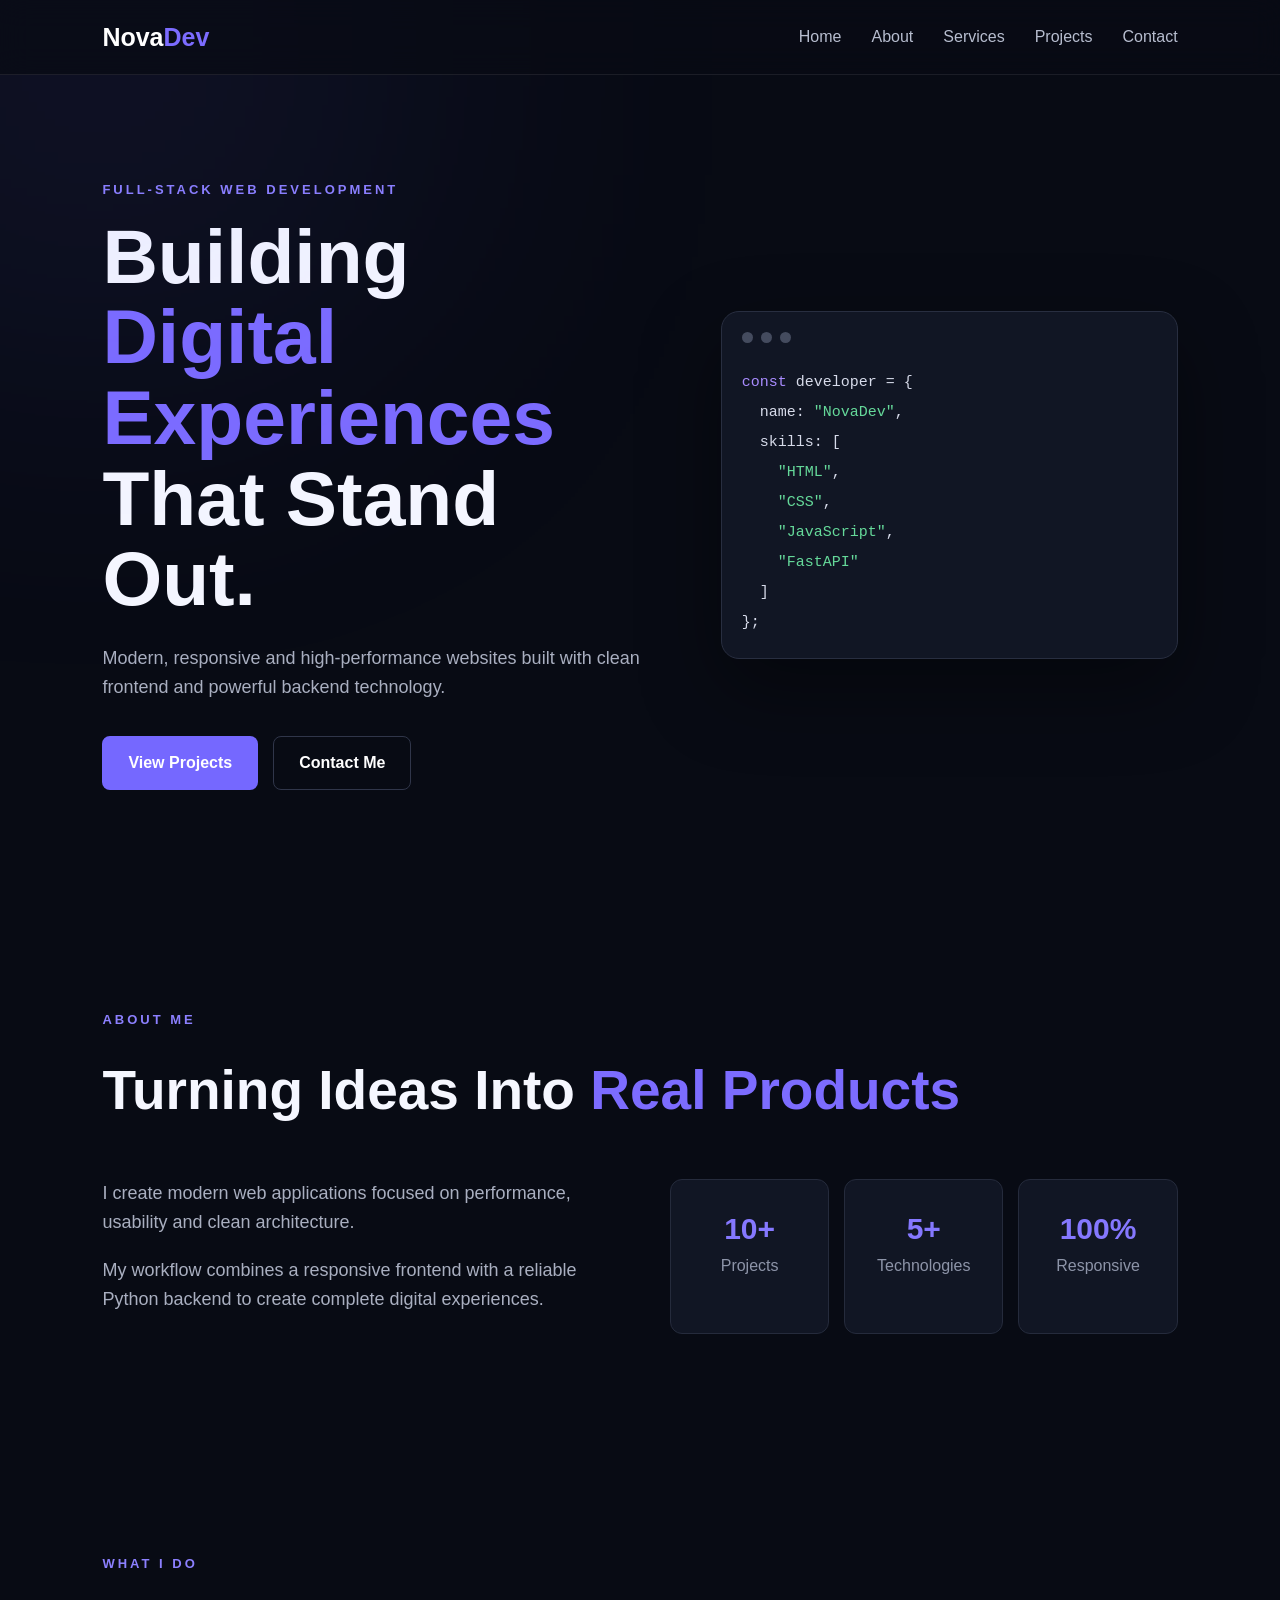
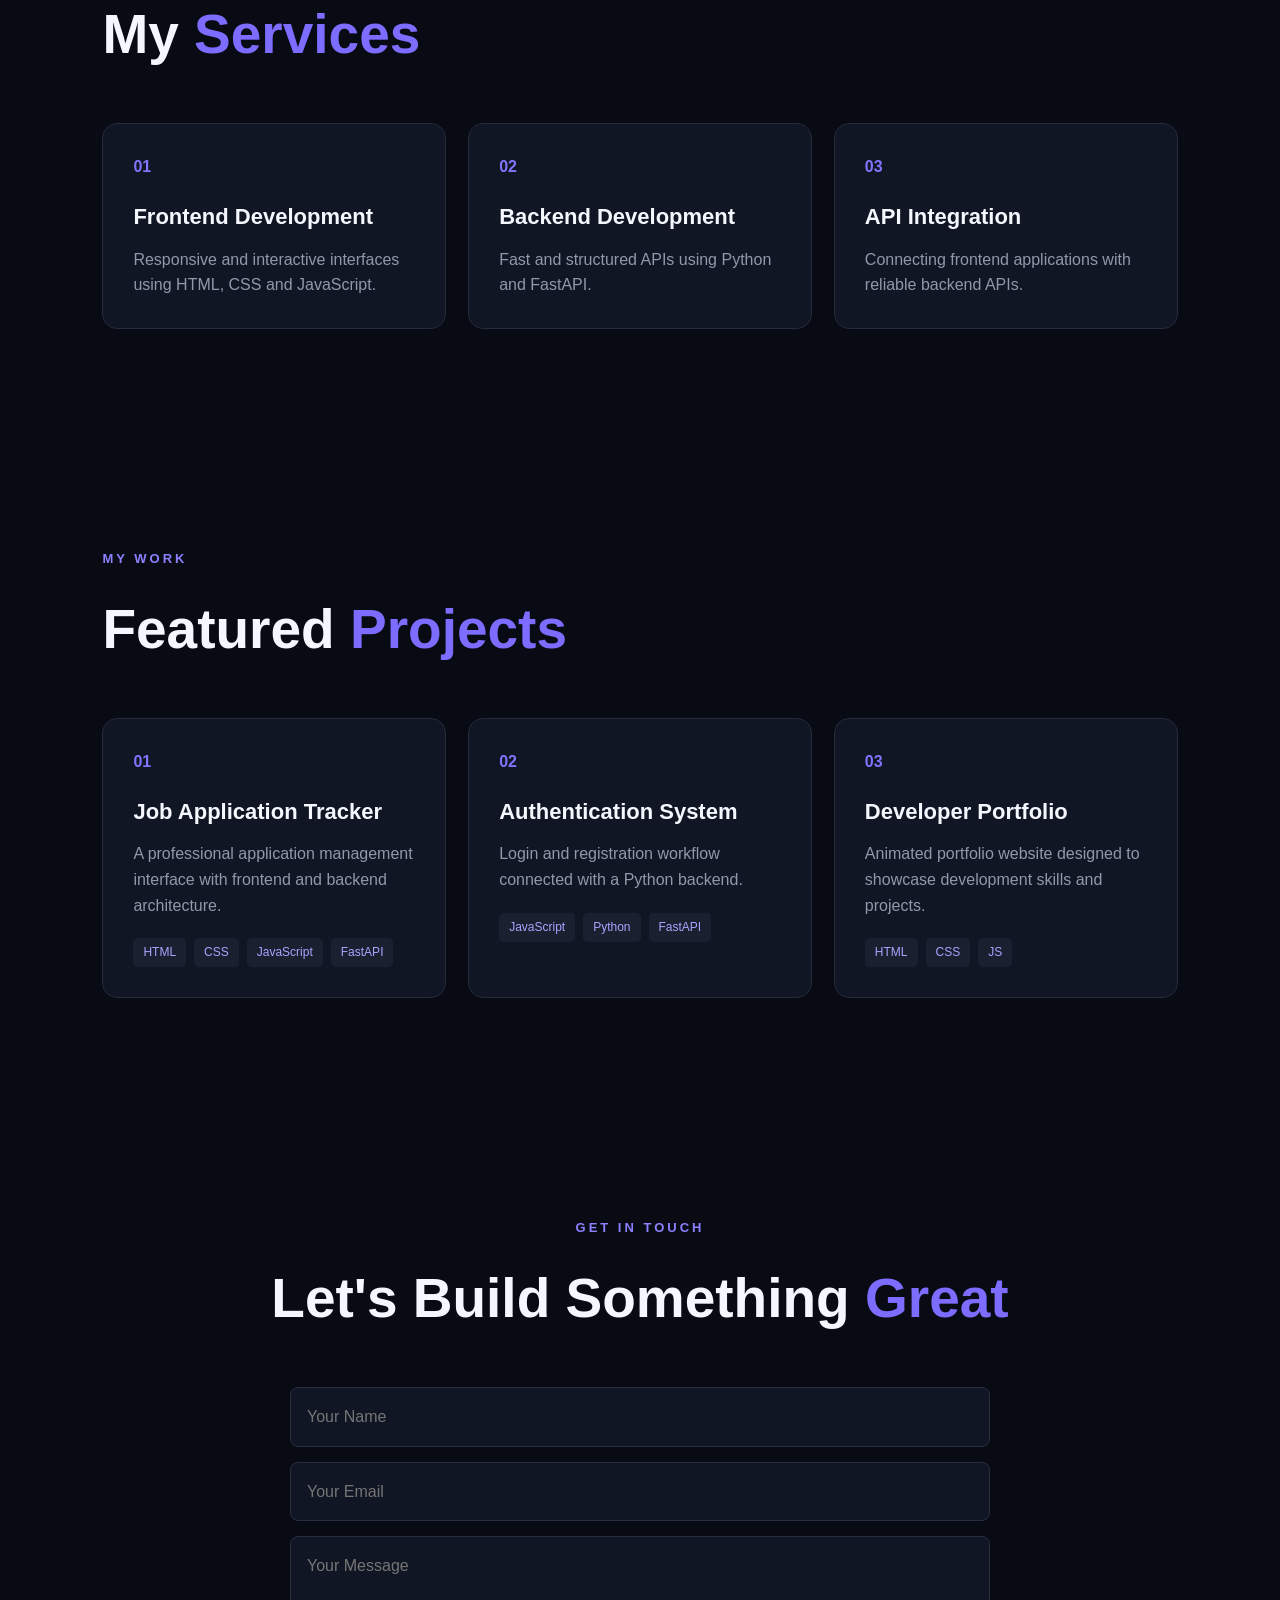
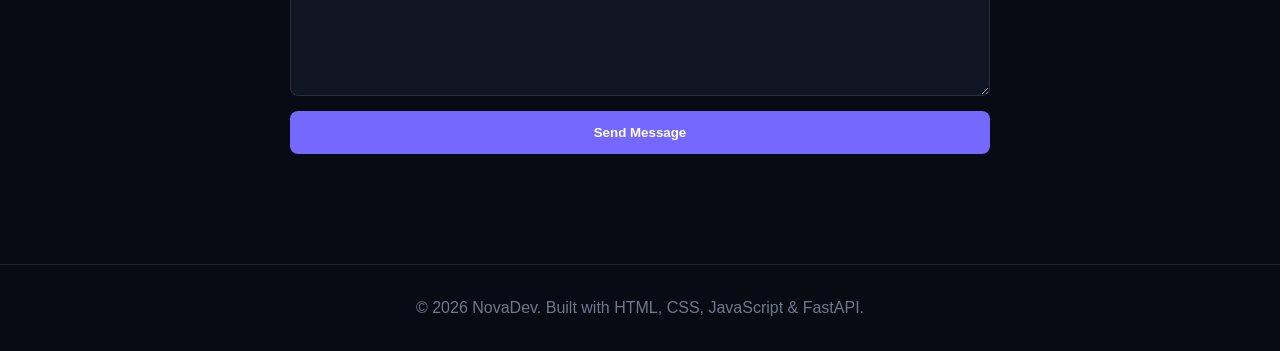
<file: fronted/index.html>
<!DOCTYPE html>
<html lang="en">
<head>
    <meta charset="UTF-8">
    <meta name="viewport" content="width=device-width, initial-scale=1.0">
    <title>NovaDev | Professional Web Solutions</title>
    <link rel="stylesheet" href="style.css">
</head>
<body>

    <header class="navbar">
        <a href="#home" class="logo">Nova<span>Dev</span></a>

        <nav id="nav">
            <a href="#home">Home</a>
            <a href="#about">About</a>
            <a href="#services">Services</a>
            <a href="#projects">Projects</a>
            <a href="#contact">Contact</a>
        </nav>

        <button class="menu-btn" id="menuBtn">☰</button>
    </header>

    <main>

        <section class="hero" id="home">
            <div class="hero-content">
                <p class="tag">FULL-STACK WEB DEVELOPMENT</p>

                <h1>
                    Building <span>Digital Experiences</span>
                    That Stand Out.
                </h1>

                <p class="hero-text">
                    Modern, responsive and high-performance websites
                    built with clean frontend and powerful backend technology.
                </p>

                <div class="hero-buttons">
                    <a href="#projects" class="btn primary">View Projects</a>
                    <a href="#contact" class="btn secondary">Contact Me</a>
                </div>
            </div>

            <div class="hero-card">
                <div class="code-window">
                    <div class="window-top">
                        <span></span>
                        <span></span>
                        <span></span>
                    </div>

                    <div class="code">
                        <p><span class="purple">const</span> developer = {</p>
                        <p>&nbsp;&nbsp;name: <span class="green">"NovaDev"</span>,</p>
                        <p>&nbsp;&nbsp;skills: [</p>
                        <p>&nbsp;&nbsp;&nbsp;&nbsp;<span class="green">"HTML"</span>,</p>
                        <p>&nbsp;&nbsp;&nbsp;&nbsp;<span class="green">"CSS"</span>,</p>
                        <p>&nbsp;&nbsp;&nbsp;&nbsp;<span class="green">"JavaScript"</span>,</p>
                        <p>&nbsp;&nbsp;&nbsp;&nbsp;<span class="green">"FastAPI"</span></p>
                        <p>&nbsp;&nbsp;]</p>
                        <p>};</p>
                    </div>
                </div>
            </div>
        </section>

        <section class="section" id="about">
            <p class="section-label">ABOUT ME</p>
            <h2>Turning Ideas Into <span>Real Products</span></h2>

            <div class="about-grid">
                <div>
                    <p>
                        I create modern web applications focused on performance,
                        usability and clean architecture.
                    </p>
                    <p>
                        My workflow combines a responsive frontend with a reliable
                        Python backend to create complete digital experiences.
                    </p>
                </div>

                <div class="stats">
                    <div class="stat">
                        <strong>10+</strong>
                        <span>Projects</span>
                    </div>
                    <div class="stat">
                        <strong>5+</strong>
                        <span>Technologies</span>
                    </div>
                    <div class="stat">
                        <strong>100%</strong>
                        <span>Responsive</span>
                    </div>
                </div>
            </div>
        </section>

        <section class="section" id="services">
            <p class="section-label">WHAT I DO</p>
            <h2>My <span>Services</span></h2>

            <div class="cards">
                <article class="card">
                    <div class="icon">01</div>
                    <h3>Frontend Development</h3>
                    <p>
                        Responsive and interactive interfaces using HTML,
                        CSS and JavaScript.
                    </p>
                </article>

                <article class="card">
                    <div class="icon">02</div>
                    <h3>Backend Development</h3>
                    <p>
                        Fast and structured APIs using Python and FastAPI.
                    </p>
                </article>

                <article class="card">
                    <div class="icon">03</div>
                    <h3>API Integration</h3>
                    <p>
                        Connecting frontend applications with reliable backend APIs.
                    </p>
                </article>
            </div>
        </section>

        <section class="section" id="projects">
            <p class="section-label">MY WORK</p>
            <h2>Featured <span>Projects</span></h2>

            <div class="projects">

                <article class="project">
                    <div class="project-number">01</div>
                    <h3>Job Application Tracker</h3>
                    <p>
                        A professional application management interface
                        with frontend and backend architecture.
                    </p>
                    <div class="tags">
                        <span>HTML</span>
                        <span>CSS</span>
                        <span>JavaScript</span>
                        <span>FastAPI</span>
                    </div>
                </article>

                <article class="project">
                    <div class="project-number">02</div>
                    <h3>Authentication System</h3>
                    <p>
                        Login and registration workflow connected
                        with a Python backend.
                    </p>
                    <div class="tags">
                        <span>JavaScript</span>
                        <span>Python</span>
                        <span>FastAPI</span>
                    </div>
                </article>

                <article class="project">
                    <div class="project-number">03</div>
                    <h3>Developer Portfolio</h3>
                    <p>
                        Animated portfolio website designed to showcase
                        development skills and projects.
                    </p>
                    <div class="tags">
                        <span>HTML</span>
                        <span>CSS</span>
                        <span>JS</span>
                    </div>
                </article>

            </div>
        </section>

        <section class="contact section" id="contact">
            <p class="section-label">GET IN TOUCH</p>
            <h2>Let's Build Something <span>Great</span></h2>

            <form id="contactForm">
                <input type="text" id="name" placeholder="Your Name" required>
                <input type="email" id="email" placeholder="Your Email" required>
                <textarea id="message" placeholder="Your Message" required></textarea>
                <button class="btn primary" type="submit">Send Message</button>
            </form>

            <p id="formMessage"></p>
        </section>

    </main>

    <footer>
        <p>© 2026 NovaDev. Built with HTML, CSS, JavaScript & FastAPI.</p>
    </footer>

    <script src="script.js"></script>
</body>
</html>
</file>
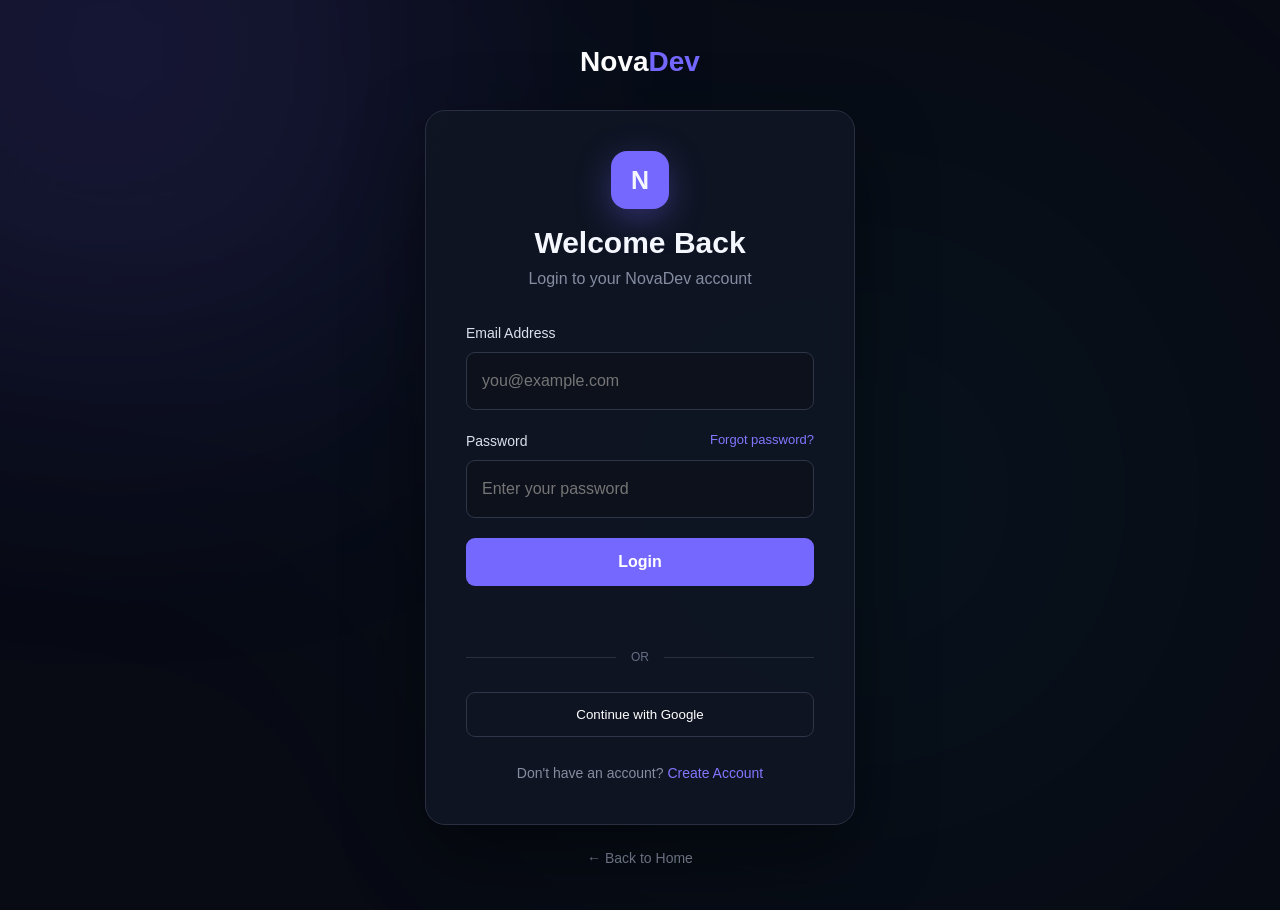
<file: frontend/login.html>
<!DOCTYPE html>
<html lang="en">
<head>
    <meta charset="UTF-8">
    <meta name="viewport" content="width=device-width, initial-scale=1.0">
    <title>NovaDev | Login</title>
    <link rel="stylesheet" href="style.css">
</head>

<body class="login-page">

    <div class="login-bg"></div>

    <div class="login-container">

        <a href="index.html" class="login-logo">
            Nova<span>Dev</span>
        </a>

        <div class="login-card">

            <div class="login-header">
                <div class="login-icon">N</div>
                <h1>Welcome Back</h1>
                <p>Login to your NovaDev account</p>
            </div>

            <form id="loginForm">

                <div class="input-group">
                    <label for="email">Email Address</label>
                    <input
                        type="email"
                        id="email"
                        placeholder="you@example.com"
                        required
                    >
                </div>

                <div class="input-group">
                    <div class="password-label">
                        <label for="password">Password</label>
                        <a href="#">Forgot password?</a>
                    </div>

                    <input
                        type="password"
                        id="password"
                        placeholder="Enter your password"
                        required
                    >
                </div>

                <button type="submit" class="login-btn">
                    Login
                </button>

                <p id="loginMessage" class="login-message"></p>

            </form>

            <div class="divider">
                <span>OR</span>
            </div>

            <button class="social-btn">
                Continue with Google
            </button>

            <p class="register-text">
                Don't have an account?
                <a href="#">Create Account</a>
            </p>

        </div>

        <a href="index.html" class="back-home">
            ← Back to Home
        </a>

    </div>

    <script src="login.js"></script>
</body>
</html>
</file>
<file: fronted/style.css>
* {
    margin: 0;
    padding: 0;
    box-sizing: border-box;
}

html {
    scroll-behavior: smooth;
}

body {
    font-family: Arial, sans-serif;
    background: #080b14;
    color: #f5f7ff;
    line-height: 1.6;
    overflow-x: hidden;
}

body::before {
    content: "";
    position: fixed;
    width: 500px;
    height: 500px;
    background: #6c63ff;
    filter: blur(180px);
    opacity: 0.12;
    top: -200px;
    left: -150px;
    pointer-events: none;
}

.navbar {
    position: fixed;
    top: 0;
    width: 100%;
    height: 75px;
    padding: 0 8%;
    display: flex;
    align-items: center;
    justify-content: space-between;
    background: rgba(8, 11, 20, 0.75);
    backdrop-filter: blur(15px);
    border-bottom: 1px solid rgba(255,255,255,0.08);
    z-index: 1000;
}

.logo {
    color: white;
    text-decoration: none;
    font-size: 25px;
    font-weight: 800;
}

.logo span,
h1 span,
h2 span {
    color: #7c6cff;
}

nav {
    display: flex;
    gap: 30px;
}

nav a {
    color: #b7bdcf;
    text-decoration: none;
    transition: 0.3s;
}

nav a:hover {
    color: #8b7cff;
}

.menu-btn {
    display: none;
    background: none;
    border: none;
    color: white;
    font-size: 28px;
}

.hero {
    min-height: 100vh;
    padding: 150px 8% 80px;
    display: grid;
    grid-template-columns: 1.1fr 0.9fr;
    gap: 60px;
    align-items: center;
}

.hero-content {
    animation: fadeUp 1s ease;
}

.tag,
.section-label {
    color: #8c80ff;
    letter-spacing: 3px;
    font-size: 13px;
    font-weight: bold;
    margin-bottom: 15px;
}

h1 {
    font-size: clamp(45px, 6vw, 78px);
    line-height: 1.05;
    margin-bottom: 25px;
}

.hero-text {
    color: #a9afc0;
    max-width: 620px;
    font-size: 18px;
}

.hero-buttons {
    display: flex;
    gap: 15px;
    margin-top: 35px;
}

.btn {
    display: inline-block;
    padding: 13px 25px;
    border-radius: 8px;
    text-decoration: none;
    font-weight: bold;
    border: 1px solid transparent;
    cursor: pointer;
    transition: 0.3s;
}

.primary {
    background: #7568ff;
    color: white;
}

.primary:hover {
    transform: translateY(-4px);
    box-shadow: 0 15px 35px rgba(117,104,255,0.3);
}

.secondary {
    border-color: #30364a;
    color: white;
}

.secondary:hover {
    border-color: #7568ff;
    transform: translateY(-4px);
}

.hero-card {
    animation: floating 4s ease-in-out infinite;
}

.code-window {
    background: #111624;
    border: 1px solid #282e40;
    border-radius: 18px;
    padding: 20px;
    box-shadow: 0 30px 80px rgba(0,0,0,0.4);
}

.window-top {
    display: flex;
    gap: 8px;
    margin-bottom: 25px;
}

.window-top span {
    width: 11px;
    height: 11px;
    border-radius: 50%;
    background: #444b5e;
}

.code {
    font-family: monospace;
    color: #d7dbea;
    font-size: 15px;
    line-height: 2;
}

.purple {
    color: #a98cff;
}

.green {
    color: #65d99a;
}

.section {
    padding: 110px 8%;
    max-width: 1400px;
    margin: auto;
}

h2 {
    font-size: clamp(35px, 5vw, 55px);
    margin-bottom: 45px;
}

.about-grid {
    display: grid;
    grid-template-columns: 1fr 1fr;
    gap: 60px;
}

.about-grid p {
    color: #a9afc0;
    margin-bottom: 20px;
    font-size: 18px;
}

.stats {
    display: grid;
    grid-template-columns: repeat(3, 1fr);
    gap: 15px;
}

.stat {
    background: #111624;
    border: 1px solid #252b3c;
    border-radius: 12px;
    padding: 25px 15px;
    text-align: center;
}

.stat strong {
    display: block;
    font-size: 30px;
    color: #8578ff;
}

.stat span {
    color: #8d94a8;
}

.cards,
.projects {
    display: grid;
    grid-template-columns: repeat(3, 1fr);
    gap: 22px;
}

.card,
.project {
    background: #111624;
    border: 1px solid #252b3c;
    padding: 30px;
    border-radius: 15px;
    transition: 0.4s;
}

.card:hover,
.project:hover {
    transform: translateY(-10px);
    border-color: #7568ff;
    box-shadow: 0 20px 50px rgba(0,0,0,0.25);
}

.icon,
.project-number {
    color: #8175ff;
    font-weight: bold;
    margin-bottom: 20px;
}

.card h3,
.project h3 {
    font-size: 22px;
    margin-bottom: 12px;
}

.card p,
.project p {
    color: #9198aa;
}

.tags {
    display: flex;
    flex-wrap: wrap;
    gap: 8px;
    margin-top: 20px;
}

.tags span {
    background: #1a2030;
    color: #aaa4ff;
    padding: 5px 10px;
    border-radius: 5px;
    font-size: 12px;
}

.contact {
    text-align: center;
}

.contact form {
    max-width: 700px;
    margin: auto;
    display: flex;
    flex-direction: column;
    gap: 15px;
}

input,
textarea {
    width: 100%;
    padding: 16px;
    border: 1px solid #292f41;
    border-radius: 8px;
    background: #111624;
    color: white;
    outline: none;
    font: inherit;
}

input:focus,
textarea:focus {
    border-color: #7568ff;
}

textarea {
    height: 160px;
    resize: vertical;
}

footer {
    text-align: center;
    padding: 30px;
    color: #70778b;
    border-top: 1px solid #1e2433;
}

@keyframes fadeUp {
    from {
        opacity: 0;
        transform: translateY(40px);
    }
    to {
        opacity: 1;
        transform: translateY(0);
    }
}

@keyframes floating {
    0%, 100% {
        transform: translateY(0);
    }
    50% {
        transform: translateY(-15px);
    }
}

@media (max-width: 850px) {
    .hero,
    .about-grid {
        grid-template-columns: 1fr;
    }

    .cards,
    .projects {
        grid-template-columns: 1fr;
    }

    nav {
        display: none;
        position: absolute;
        top: 75px;
        left: 0;
        width: 100%;
        padding: 25px;
        flex-direction: column;
        background: #0d111c;
        text-align: center;
    }

    nav.active {
        display: flex;
    }

    .menu-btn {
        display: block;
    }
}

@media (max-width: 500px) {
    .navbar {
        padding: 0 5%;
    }

    .hero,
    .section {
        padding-left: 5%;
        padding-right: 5%;
    }

    .hero-buttons {
        flex-direction: column;
    }

    .stats {
        grid-template-columns: 1fr;
    }
}
</file>
<file: frontend/style.css>
* {
    margin: 0;
    padding: 0;
    box-sizing: border-box;
}

html {
    scroll-behavior: smooth;
}

body {
    font-family: Arial, sans-serif;
    background: #080b14;
    color: #f5f7ff;
    line-height: 1.6;
    overflow-x: hidden;
}

body::before {
    content: "";
    position: fixed;
    width: 500px;
    height: 500px;
    background: #6c63ff;
    filter: blur(180px);
    opacity: 0.12;
    top: -200px;
    left: -150px;
    pointer-events: none;
}

.navbar {
    position: fixed;
    top: 0;
    width: 100%;
    height: 75px;
    padding: 0 8%;
    display: flex;
    align-items: center;
    justify-content: space-between;
    background: rgba(8, 11, 20, 0.75);
    backdrop-filter: blur(15px);
    border-bottom: 1px solid rgba(255,255,255,0.08);
    z-index: 1000;
}

.logo {
    color: white;
    text-decoration: none;
    font-size: 25px;
    font-weight: 800;
}

.logo span,
h1 span,
h2 span {
    color: #7c6cff;
}

nav {
    display: flex;
    gap: 30px;
}

nav a {
    color: #b7bdcf;
    text-decoration: none;
    transition: 0.3s;
}

nav a:hover {
    color: #8b7cff;
}

.menu-btn {
    display: none;
    background: none;
    border: none;
    color: white;
    font-size: 28px;
}

.hero {
    min-height: 100vh;
    padding: 150px 8% 80px;
    display: grid;
    grid-template-columns: 1.1fr 0.9fr;
    gap: 60px;
    align-items: center;
}

.hero-content {
    animation: fadeUp 1s ease;
}

.tag,
.section-label {
    color: #8c80ff;
    letter-spacing: 3px;
    font-size: 13px;
    font-weight: bold;
    margin-bottom: 15px;
}

h1 {
    font-size: clamp(45px, 6vw, 78px);
    line-height: 1.05;
    margin-bottom: 25px;
}

.hero-text {
    color: #a9afc0;
    max-width: 620px;
    font-size: 18px;
}

.hero-buttons {
    display: flex;
    gap: 15px;
    margin-top: 35px;
}

.btn {
    display: inline-block;
    padding: 13px 25px;
    border-radius: 8px;
    text-decoration: none;
    font-weight: bold;
    border: 1px solid transparent;
    cursor: pointer;
    transition: 0.3s;
}

.primary {
    background: #7568ff;
    color: white;
}

.primary:hover {
    transform: translateY(-4px);
    box-shadow: 0 15px 35px rgba(117,104,255,0.3);
}

.secondary {
    border-color: #30364a;
    color: white;
}

.secondary:hover {
    border-color: #7568ff;
    transform: translateY(-4px);
}

.hero-card {
    animation: floating 4s ease-in-out infinite;
}

.code-window {
    background: #111624;
    border: 1px solid #282e40;
    border-radius: 18px;
    padding: 20px;
    box-shadow: 0 30px 80px rgba(0,0,0,0.4);
}

.window-top {
    display: flex;
    gap: 8px;
    margin-bottom: 25px;
}

.window-top span {
    width: 11px;
    height: 11px;
    border-radius: 50%;
    background: #444b5e;
}

.code {
    font-family: monospace;
    color: #d7dbea;
    font-size: 15px;
    line-height: 2;
}

.purple {
    color: #a98cff;
}

.green {
    color: #65d99a;
}

.section {
    padding: 110px 8%;
    max-width: 1400px;
    margin: auto;
}

h2 {
    font-size: clamp(35px, 5vw, 55px);
    margin-bottom: 45px;
}

.about-grid {
    display: grid;
    grid-template-columns: 1fr 1fr;
    gap: 60px;
}

.about-grid p {
    color: #a9afc0;
    margin-bottom: 20px;
    font-size: 18px;
}

.stats {
    display: grid;
    grid-template-columns: repeat(3, 1fr);
    gap: 15px;
}

.stat {
    background: #111624;
    border: 1px solid #252b3c;
    border-radius: 12px;
    padding: 25px 15px;
    text-align: center;
}

.stat strong {
    display: block;
    font-size: 30px;
    color: #8578ff;
}

.stat span {
    color: #8d94a8;
}

.cards,
.projects {
    display: grid;
    grid-template-columns: repeat(3, 1fr);
    gap: 22px;
}

.card,
.project {
    background: #111624;
    border: 1px solid #252b3c;
    padding: 30px;
    border-radius: 15px;
    transition: 0.4s;
}

.card:hover,
.project:hover {
    transform: translateY(-10px);
    border-color: #7568ff;
    box-shadow: 0 20px 50px rgba(0,0,0,0.25);
}

.icon,
.project-number {
    color: #8175ff;
    font-weight: bold;
    margin-bottom: 20px;
}

.card h3,
.project h3 {
    font-size: 22px;
    margin-bottom: 12px;
}

.card p,
.project p {
    color: #9198aa;
}

.tags {
    display: flex;
    flex-wrap: wrap;
    gap: 8px;
    margin-top: 20px;
}

.tags span {
    background: #1a2030;
    color: #aaa4ff;
    padding: 5px 10px;
    border-radius: 5px;
    font-size: 12px;
}

.contact {
    text-align: center;
}

.contact form {
    max-width: 700px;
    margin: auto;
    display: flex;
    flex-direction: column;
    gap: 15px;
}

input,
textarea {
    width: 100%;
    padding: 16px;
    border: 1px solid #292f41;
    border-radius: 8px;
    background: #111624;
    color: white;
    outline: none;
    font: inherit;
}

input:focus,
textarea:focus {
    border-color: #7568ff;
}

textarea {
    height: 160px;
    resize: vertical;
}

footer {
    text-align: center;
    padding: 30px;
    color: #70778b;
    border-top: 1px solid #1e2433;
}

@keyframes fadeUp {
    from {
        opacity: 0;
        transform: translateY(40px);
    }
    to {
        opacity: 1;
        transform: translateY(0);
    }
}

@keyframes floating {
    0%, 100% {
        transform: translateY(0);
    }
    50% {
        transform: translateY(-15px);
    }
}

@media (max-width: 850px) {
    .hero,
    .about-grid {
        grid-template-columns: 1fr;
    }

    .cards,
    .projects {
        grid-template-columns: 1fr;
    }

    nav {
        display: none;
        position: absolute;
        top: 75px;
        left: 0;
        width: 100%;
        padding: 25px;
        flex-direction: column;
        background: #0d111c;
        text-align: center;
    }

    nav.active {
        display: flex;
    }

    .menu-btn {
        display: block;
    }
}

@media (max-width: 500px) {
    .navbar {
        padding: 0 5%;
    }

    .hero,
    .section {
        padding-left: 5%;
        padding-right: 5%;
    }

    .hero-buttons {
        flex-direction: column;
    }

    .stats {
        grid-template-columns: 1fr;
    }
}

/* =========================
   LOGIN PAGE
========================= */

.login-page {
    min-height: 100vh;
    display: flex;
    align-items: center;
    justify-content: center;
    padding: 40px 20px;
    background: #080b14;
    position: relative;
    overflow: hidden;
}

.login-bg {
    position: absolute;
    width: 450px;
    height: 450px;
    background: #7568ff;
    filter: blur(180px);
    opacity: 0.16;
    top: -180px;
    left: -120px;
    animation: loginGlow 5s ease-in-out infinite alternate;
}

.login-bg::after {
    content: "";
    position: absolute;
    width: 350px;
    height: 350px;
    background: #00d4ff;
    filter: blur(150px);
    left: 800px;
    top: 500px;
}

.login-container {
    width: 100%;
    max-width: 430px;
    position: relative;
    z-index: 2;
    animation: loginAppear 0.8s ease;
}

.login-logo {
    display: block;
    text-align: center;
    margin-bottom: 25px;
    color: white;
    text-decoration: none;
    font-size: 28px;
    font-weight: 800;
}

.login-logo span {
    color: #7568ff;
}

.login-card {
    background: rgba(17, 22, 36, 0.88);
    border: 1px solid #292f41;
    border-radius: 20px;
    padding: 40px;
    backdrop-filter: blur(20px);
    box-shadow: 0 30px 80px rgba(0, 0, 0, 0.45);
}

.login-header {
    text-align: center;
    margin-bottom: 30px;
}

.login-icon {
    width: 58px;
    height: 58px;
    margin: 0 auto 18px;
    border-radius: 16px;
    display: flex;
    align-items: center;
    justify-content: center;
    background: #7568ff;
    font-size: 25px;
    font-weight: bold;
    box-shadow: 0 10px 35px rgba(117, 104, 255, 0.35);
}

.login-header h1 {
    font-size: 30px;
    margin-bottom: 8px;
}

.login-header p {
    color: #858da1;
}

.input-group {
    margin-bottom: 20px;
}

.input-group label {
    display: block;
    color: #dce0eb;
    font-size: 14px;
    margin-bottom: 8px;
}

.input-group input {
    width: 100%;
    padding: 15px;
    border: 1px solid #303649;
    border-radius: 9px;
    background: #0d111c;
    color: white;
    outline: none;
    transition: 0.3s;
}

.input-group input:focus {
    border-color: #7568ff;
    box-shadow: 0 0 0 3px rgba(117, 104, 255, 0.1);
}

.password-label {
    display: flex;
    justify-content: space-between;
}

.password-label a {
    color: #8277ff;
    text-decoration: none;
    font-size: 13px;
}

.login-btn {
    width: 100%;
    padding: 15px;
    border: none;
    border-radius: 9px;
    background: #7568ff;
    color: white;
    font-size: 16px;
    font-weight: bold;
    cursor: pointer;
    transition: 0.3s;
}

.login-btn:hover {
    transform: translateY(-3px);
    box-shadow: 0 15px 35px rgba(117, 104, 255, 0.35);
}

.login-message {
    text-align: center;
    margin-top: 15px;
    min-height: 22px;
    font-size: 14px;
}

.divider {
    display: flex;
    align-items: center;
    gap: 15px;
    margin: 25px 0;
    color: #666e82;
    font-size: 12px;
}

.divider::before,
.divider::after {
    content: "";
    height: 1px;
    flex: 1;
    background: #292f41;
}

.social-btn {
    width: 100%;
    padding: 14px;
    background: transparent;
    border: 1px solid #303649;
    border-radius: 9px;
    color: white;
    cursor: pointer;
    transition: 0.3s;
}

.social-btn:hover {
    border-color: #7568ff;
    background: #151a29;
}

.register-text {
    text-align: center;
    color: #858da1;
    margin-top: 25px;
    font-size: 14px;
}

.register-text a {
    color: #8277ff;
    text-decoration: none;
}

.back-home {
    display: block;
    text-align: center;
    margin-top: 22px;
    color: #858da1;
    text-decoration: none;
    font-size: 14px;
}

.back-home:hover {
    color: white;
}

@keyframes loginAppear {
    from {
        opacity: 0;
        transform: translateY(30px) scale(0.97);
    }

    to {
        opacity: 1;
        transform: translateY(0) scale(1);
    }
}

@keyframes loginGlow {
    from {
        transform: translate(0, 0);
    }

    to {
        transform: translate(100px, 80px);
    }
}

@media (max-width: 500px) {

    .login-card {
        padding: 28px 22px;
    }

    .login-header h1 {
        font-size: 26px;
    }
}
</file>
